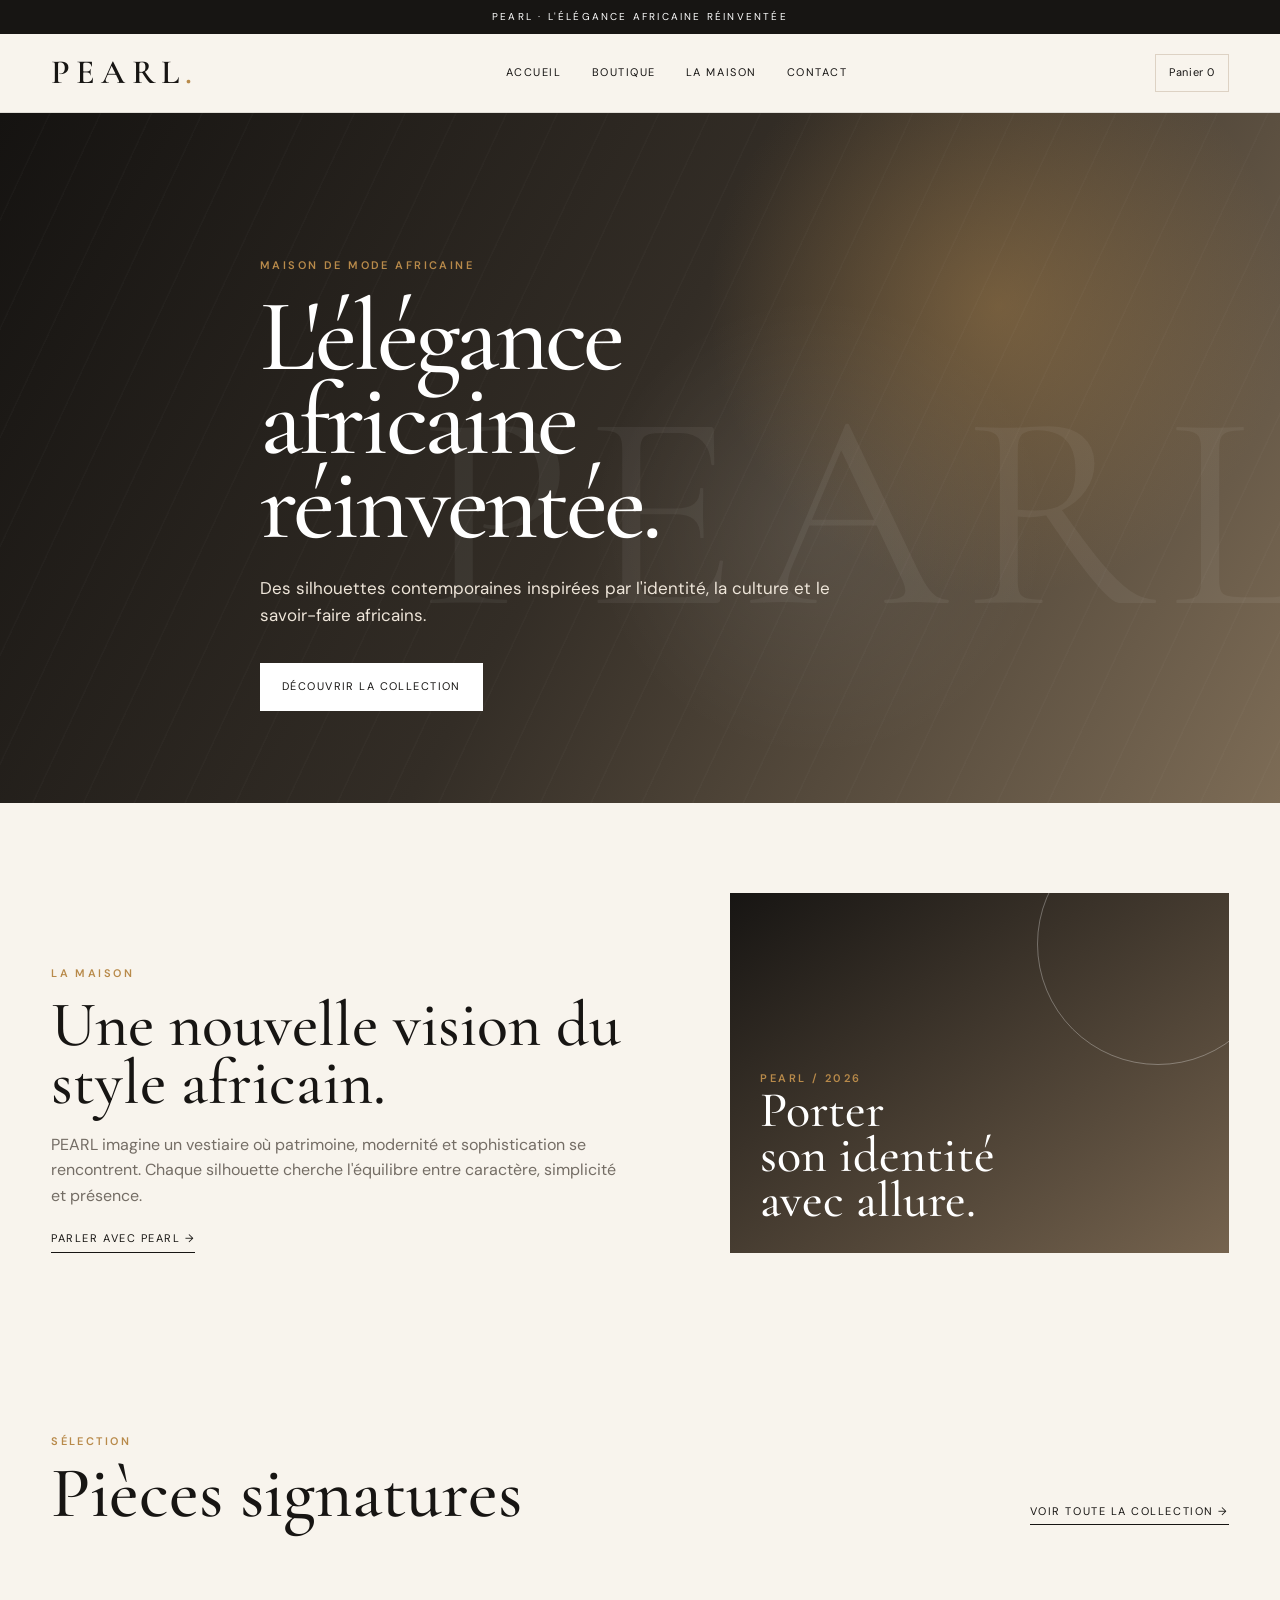
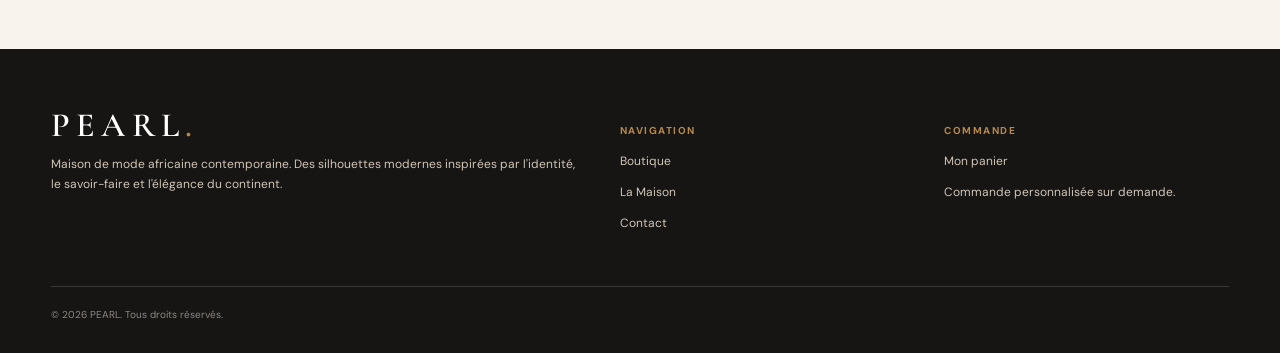
<file: index.html>
<!doctype html>
<html lang="fr">
<head>
<meta charset="utf-8">
<meta name="viewport" content="width=device-width,initial-scale=1">
<meta name="description" content="PEARL — Maison de mode africaine contemporaine.">
<meta name="theme-color" content="#171513">
<title>PEARL — L'élégance africaine réinventée</title>
<link rel="stylesheet" href="style.css">
</head>
<body>
<div class="topbar">PEARL · L'ÉLÉGANCE AFRICAINE RÉINVENTÉE</div>
<header>
  <div class="container nav">
    <a class="logo" href="index.html" aria-label="PEARL accueil">PEARL<span>.</span></a>
    <nav class="navlinks" aria-label="Navigation principale">
      <a href="index.html">Accueil</a>
      <a href="boutique.html">Boutique</a>
      <a href="index.html#maison">La Maison</a>
      <a href="contact.html">Contact</a>
    </nav>
    <div class="nav-actions">
      <button class="icon-btn menu" data-menu aria-label="Ouvrir le menu" aria-expanded="false">☰</button>
      <a class="icon-btn" href="panier.html">Panier <span class="cart-count" data-cart-count>0</span></a>
    </div>
  </div>
</header>
<main>

<section class="hero">
  <div class="container hero-content">
    <div class="eyebrow">Maison de mode africaine</div>
    <h1>L'élégance<br>africaine<br>réinventée.</h1>
    <p class="lead">Des silhouettes contemporaines inspirées par l'identité, la culture et le savoir-faire africains.</p>
    <a class="btn btn-light" href="boutique.html">Découvrir la collection</a>
  </div>
</section>

<section class="section" id="maison">
  <div class="container intro">
    <div class="intro-copy">
      <div class="eyebrow">La Maison</div>
      <h2>Une nouvelle vision du style africain.</h2>
      <p>PEARL imagine un vestiaire où patrimoine, modernité et sophistication se rencontrent. Chaque silhouette cherche l'équilibre entre caractère, simplicité et présence.</p>
      <a class="text-link" href="contact.html">Parler avec PEARL →</a>
    </div>
    <div class="editorial-card">
      <div>
        <div class="eyebrow">PEARL / 2026</div>
        <h3>Porter<br>son identité<br>avec allure.</h3>
      </div>
    </div>
  </div>
</section>

<section class="section">
  <div class="container">
    <div class="section-head">
      <div><div class="eyebrow">Sélection</div><h2>Pièces signatures</h2></div>
      <a class="text-link" href="boutique.html">Voir toute la collection →</a>
    </div>
    <div class="product-grid" data-featured></div>
  </div>
</section>
</main>
<footer>
  <div class="container footer">
    <div>
      <div class="logo">PEARL<span>.</span></div>
      <p>Maison de mode africaine contemporaine. Des silhouettes modernes inspirées par l'identité, le savoir-faire et l'élégance du continent.</p>
    </div>
    <div>
      <h4>Navigation</h4>
      <p><a href="boutique.html">Boutique</a></p>
      <p><a href="index.html#maison">La Maison</a></p>
      <p><a href="contact.html">Contact</a></p>
    </div>
    <div>
      <h4>Commande</h4>
      <p><a href="panier.html">Mon panier</a></p>
      <p>Commande personnalisée sur demande.</p>
    </div>
  </div>
  <div class="container footer-bottom">© 2026 PEARL. Tous droits réservés.</div>
</footer>
<script src="products.js"></script>
<script src="cart.js"></script>
<script src="app.js"></script>
</body>
</html>
</file>
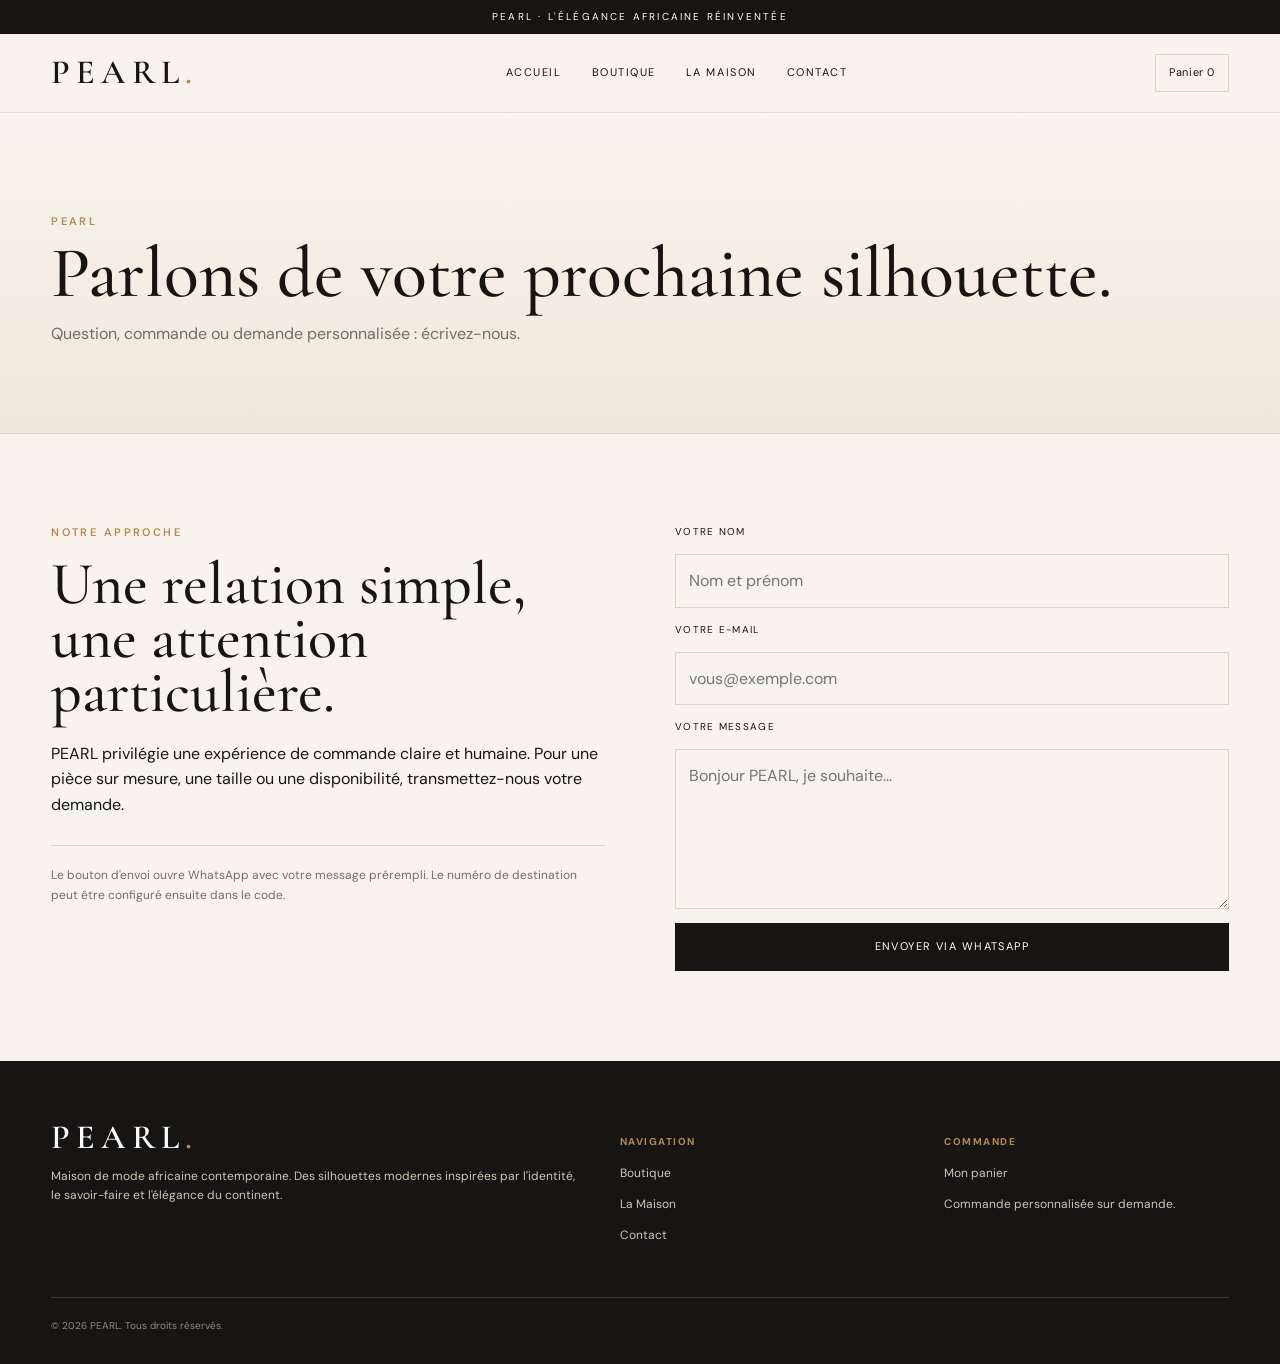
<file: contact.html>
<!doctype html>
<html lang="fr">
<head>
<meta charset="utf-8">
<meta name="viewport" content="width=device-width,initial-scale=1">
<meta name="description" content="PEARL — Maison de mode africaine contemporaine.">
<meta name="theme-color" content="#171513">
<title>Contact — PEARL</title>
<link rel="stylesheet" href="style.css">
</head>
<body>
<div class="topbar">PEARL · L'ÉLÉGANCE AFRICAINE RÉINVENTÉE</div>
<header>
  <div class="container nav">
    <a class="logo" href="index.html" aria-label="PEARL accueil">PEARL<span>.</span></a>
    <nav class="navlinks" aria-label="Navigation principale">
      <a href="index.html">Accueil</a>
      <a href="boutique.html">Boutique</a>
      <a href="index.html#maison">La Maison</a>
      <a href="contact.html">Contact</a>
    </nav>
    <div class="nav-actions">
      <button class="icon-btn menu" data-menu aria-label="Ouvrir le menu" aria-expanded="false">☰</button>
      <a class="icon-btn" href="panier.html">Panier <span class="cart-count" data-cart-count>0</span></a>
    </div>
  </div>
</header>
<main>

<section class="page-hero">
  <div class="container">
    <div class="eyebrow">PEARL</div>
    <h1>Parlons de votre prochaine silhouette.</h1>
    <p>Question, commande ou demande personnalisée : écrivez-nous.</p>
  </div>
</section>
<section class="section">
  <div class="container split">
    <div>
      <div class="eyebrow">Notre approche</div>
      <h2>Une relation simple, une attention particulière.</h2>
      <p>PEARL privilégie une expérience de commande claire et humaine. Pour une pièce sur mesure, une taille ou une disponibilité, transmettez-nous votre demande.</p>
      <div class="contact-note">Le bouton d'envoi ouvre WhatsApp avec votre message prérempli. Le numéro de destination peut être configuré ensuite dans le code.</div>
    </div>
    <form class="contact-form" data-contact-form>
      <label for="name">Votre nom</label>
      <input id="name" name="name" required placeholder="Nom et prénom">
      <label for="email">Votre e-mail</label>
      <input id="email" name="email" type="email" placeholder="vous@exemple.com">
      <label for="message">Votre message</label>
      <textarea id="message" name="message" required placeholder="Bonjour PEARL, je souhaite..."></textarea>
      <button class="btn btn-dark btn-full" type="submit">Envoyer via WhatsApp</button>
    </form>
  </div>
</section>
</main>
<footer>
  <div class="container footer">
    <div>
      <div class="logo">PEARL<span>.</span></div>
      <p>Maison de mode africaine contemporaine. Des silhouettes modernes inspirées par l'identité, le savoir-faire et l'élégance du continent.</p>
    </div>
    <div>
      <h4>Navigation</h4>
      <p><a href="boutique.html">Boutique</a></p>
      <p><a href="index.html#maison">La Maison</a></p>
      <p><a href="contact.html">Contact</a></p>
    </div>
    <div>
      <h4>Commande</h4>
      <p><a href="panier.html">Mon panier</a></p>
      <p>Commande personnalisée sur demande.</p>
    </div>
  </div>
  <div class="container footer-bottom">© 2026 PEARL. Tous droits réservés.</div>
</footer>
<script src="products.js"></script>
<script src="cart.js"></script>
<script src="app.js"></script>
</body>
</html>
</file>
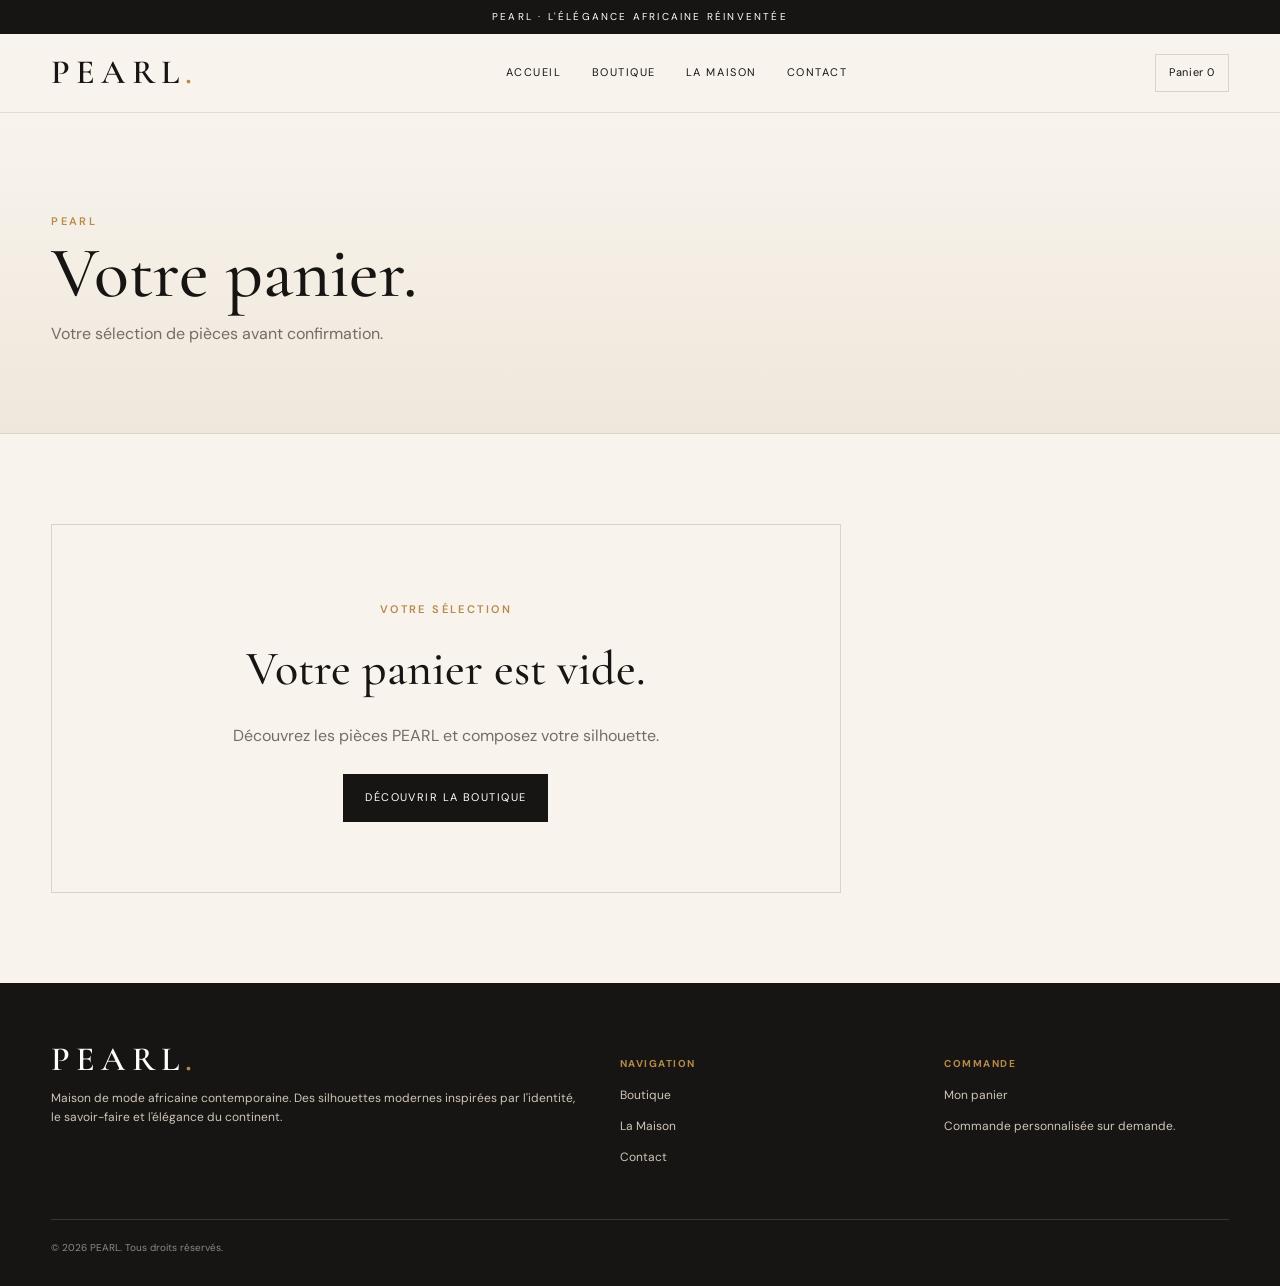
<file: panier.html>
<!doctype html>
<html lang="fr">
<head>
<meta charset="utf-8">
<meta name="viewport" content="width=device-width,initial-scale=1">
<meta name="description" content="PEARL — Maison de mode africaine contemporaine.">
<meta name="theme-color" content="#171513">
<title>Panier — PEARL</title>
<link rel="stylesheet" href="style.css">
</head>
<body>
<div class="topbar">PEARL · L'ÉLÉGANCE AFRICAINE RÉINVENTÉE</div>
<header>
  <div class="container nav">
    <a class="logo" href="index.html" aria-label="PEARL accueil">PEARL<span>.</span></a>
    <nav class="navlinks" aria-label="Navigation principale">
      <a href="index.html">Accueil</a>
      <a href="boutique.html">Boutique</a>
      <a href="index.html#maison">La Maison</a>
      <a href="contact.html">Contact</a>
    </nav>
    <div class="nav-actions">
      <button class="icon-btn menu" data-menu aria-label="Ouvrir le menu" aria-expanded="false">☰</button>
      <a class="icon-btn" href="panier.html">Panier <span class="cart-count" data-cart-count>0</span></a>
    </div>
  </div>
</header>
<main>

<section class="page-hero">
  <div class="container">
    <div class="eyebrow">PEARL</div>
    <h1>Votre panier.</h1>
    <p>Votre sélection de pièces avant confirmation.</p>
  </div>
</section>
<section class="section">
  <div class="container cart-layout">
    <div data-cart-items></div>
    <aside data-cart-summary></aside>
  </div>
</section>
</main>
<footer>
  <div class="container footer">
    <div>
      <div class="logo">PEARL<span>.</span></div>
      <p>Maison de mode africaine contemporaine. Des silhouettes modernes inspirées par l'identité, le savoir-faire et l'élégance du continent.</p>
    </div>
    <div>
      <h4>Navigation</h4>
      <p><a href="boutique.html">Boutique</a></p>
      <p><a href="index.html#maison">La Maison</a></p>
      <p><a href="contact.html">Contact</a></p>
    </div>
    <div>
      <h4>Commande</h4>
      <p><a href="panier.html">Mon panier</a></p>
      <p>Commande personnalisée sur demande.</p>
    </div>
  </div>
  <div class="container footer-bottom">© 2026 PEARL. Tous droits réservés.</div>
</footer>
<script src="products.js"></script>
<script src="cart.js"></script>
<script src="app.js"></script>
</body>
</html>
</file>
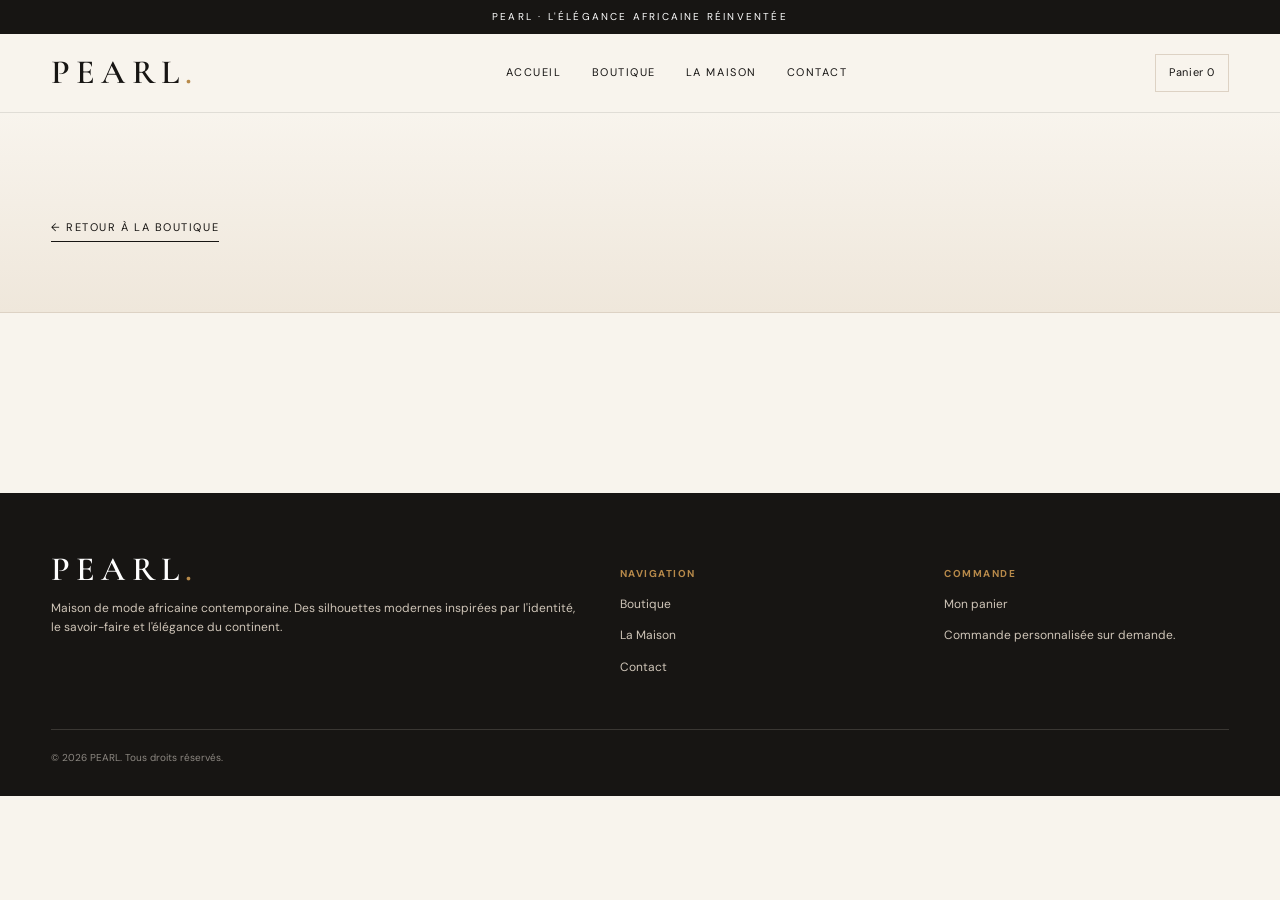
<file: produit.html>
<!doctype html>
<html lang="fr">
<head>
<meta charset="utf-8">
<meta name="viewport" content="width=device-width,initial-scale=1">
<meta name="description" content="PEARL — Maison de mode africaine contemporaine.">
<meta name="theme-color" content="#171513">
<title>Produit — PEARL</title>
<link rel="stylesheet" href="style.css">
</head>
<body>
<div class="topbar">PEARL · L'ÉLÉGANCE AFRICAINE RÉINVENTÉE</div>
<header>
  <div class="container nav">
    <a class="logo" href="index.html" aria-label="PEARL accueil">PEARL<span>.</span></a>
    <nav class="navlinks" aria-label="Navigation principale">
      <a href="index.html">Accueil</a>
      <a href="boutique.html">Boutique</a>
      <a href="index.html#maison">La Maison</a>
      <a href="contact.html">Contact</a>
    </nav>
    <div class="nav-actions">
      <button class="icon-btn menu" data-menu aria-label="Ouvrir le menu" aria-expanded="false">☰</button>
      <a class="icon-btn" href="panier.html">Panier <span class="cart-count" data-cart-count>0</span></a>
    </div>
  </div>
</header>
<main>

<section class="page-hero">
  <div class="container"><a class="text-link" href="boutique.html">← Retour à la boutique</a></div>
</section>
<section class="section">
  <div class="container product-layout" data-product-detail></div>
</section>
</main>
<footer>
  <div class="container footer">
    <div>
      <div class="logo">PEARL<span>.</span></div>
      <p>Maison de mode africaine contemporaine. Des silhouettes modernes inspirées par l'identité, le savoir-faire et l'élégance du continent.</p>
    </div>
    <div>
      <h4>Navigation</h4>
      <p><a href="boutique.html">Boutique</a></p>
      <p><a href="index.html#maison">La Maison</a></p>
      <p><a href="contact.html">Contact</a></p>
    </div>
    <div>
      <h4>Commande</h4>
      <p><a href="panier.html">Mon panier</a></p>
      <p>Commande personnalisée sur demande.</p>
    </div>
  </div>
  <div class="container footer-bottom">© 2026 PEARL. Tous droits réservés.</div>
</footer>
<script src="products.js"></script>
<script src="cart.js"></script>
<script src="app.js"></script>
</body>
</html>
</file>
<file: style.css>
@import url('https://fonts.googleapis.com/css2?family=Cormorant+Garamond:wght@500;600;700&family=DM+Sans:wght@400;500;600&display=swap');

:root{
  --ink:#171513; --paper:#f8f4ed; --cream:#f2eadf; --gold:#b88a4a;
  --line:#ddd2c4; --muted:#746d65; --white:#fffdf9;
}
*{box-sizing:border-box}
html{scroll-behavior:smooth}
body{margin:0;background:var(--paper);color:var(--ink);font-family:"DM Sans",Arial,sans-serif;line-height:1.6}
img{max-width:100%;display:block}
a{color:inherit;text-decoration:none}
button,input,select,textarea{font:inherit}
button{cursor:pointer}
.container{width:min(1180px,92%);margin-inline:auto}
.topbar{background:var(--ink);color:#fff;padding:9px 16px;text-align:center;font-size:10px;letter-spacing:.22em;text-transform:uppercase}
header{position:sticky;top:0;z-index:50;background:rgba(248,244,237,.94);backdrop-filter:blur(14px);border-bottom:1px solid rgba(23,21,19,.1)}
.nav{height:78px;display:flex;align-items:center;justify-content:space-between;gap:30px}
.logo{font-family:"Cormorant Garamond",Georgia,serif;font-size:34px;font-weight:600;letter-spacing:.18em;line-height:1}
.logo span{color:var(--gold)}
.navlinks{display:flex;align-items:center;gap:30px;font-size:11px;text-transform:uppercase;letter-spacing:.14em}
.navlinks a{position:relative;padding:8px 0}
.navlinks a:after{content:"";position:absolute;left:0;bottom:0;width:0;height:1px;background:var(--gold);transition:.3s}
.navlinks a:hover:after{width:100%}
.nav-actions{display:flex;align-items:center;gap:9px}
.icon-btn{border:1px solid var(--line);background:transparent;padding:9px 13px;font-size:11px;letter-spacing:.05em}
.menu{display:none}
.hero{min-height:690px;position:relative;display:flex;align-items:flex-end;overflow:hidden;background:
  radial-gradient(circle at 78% 28%,rgba(184,138,74,.38),transparent 26%),
  radial-gradient(circle at 64% 60%,rgba(255,255,255,.08),transparent 25%),
  linear-gradient(120deg,#151311 0%,#332d26 48%,#7d6c56 100%);color:white}
.hero:before{content:"";position:absolute;inset:0;opacity:.22;background:
  repeating-linear-gradient(115deg,transparent 0 44px,rgba(255,255,255,.09) 45px 46px)}
.hero:after{content:"PEARL";position:absolute;right:-4vw;bottom:7vh;font-family:"Cormorant Garamond",serif;font-size:clamp(120px,22vw,320px);letter-spacing:.05em;color:rgba(255,255,255,.055);pointer-events:none}
.hero-content{position:relative;z-index:2;padding:100px 0 92px;max-width:760px}
.eyebrow,.kicker{font-size:11px;letter-spacing:.22em;text-transform:uppercase;color:var(--gold);font-weight:600}
.hero h1{font-family:"Cormorant Garamond",Georgia,serif;font-size:clamp(62px,8vw,108px);line-height:.82;font-weight:500;letter-spacing:-.035em;margin:20px 0 28px;max-width:800px}
.lead{font-size:17px;max-width:610px;color:#eee5d9;margin-bottom:34px}
.btn{display:inline-flex;align-items:center;justify-content:center;border:1px solid var(--ink);background:var(--ink);color:white;padding:13px 21px;min-height:48px;font-size:11px;text-transform:uppercase;letter-spacing:.13em;transition:.25s}
.btn:hover{transform:translateY(-2px)}
.btn-gold{background:var(--gold);border-color:var(--gold)}
.btn-light{background:white;color:var(--ink);border-color:white}
.btn-ghost{background:transparent;color:var(--ink);border-color:var(--line)}
.btn-full{width:100%}
.section{padding:90px 0}
.section-head{display:flex;justify-content:space-between;align-items:end;gap:30px;margin-bottom:34px}
.section-head h2,.page-hero h1{font-family:"Cormorant Garamond",Georgia,serif;font-size:clamp(44px,6vw,72px);font-weight:500;line-height:.9;margin:10px 0 0}
.text-link{display:inline-block;font-size:11px;text-transform:uppercase;letter-spacing:.14em;border-bottom:1px solid var(--ink);padding-bottom:4px}
.intro{display:grid;grid-template-columns:1.1fr .9fr;gap:70px;align-items:end}
.intro-copy h2{font-family:"Cormorant Garamond",serif;font-size:clamp(46px,5vw,70px);font-weight:500;line-height:.9;margin:14px 0 20px}
.intro-copy p{color:var(--muted);max-width:570px}
.editorial-card{min-height:360px;background:linear-gradient(145deg,#171513,#75634e);position:relative;overflow:hidden;padding:30px;display:flex;align-items:flex-end;color:white}
.editorial-card:before{content:"";position:absolute;width:240px;height:240px;border:1px solid rgba(255,255,255,.3);border-radius:50%;top:-70px;right:-50px}
.editorial-card h3{font-family:"Cormorant Garamond",serif;font-size:50px;font-weight:500;line-height:.9;margin:0;position:relative}
.product-grid{display:grid;grid-template-columns:repeat(4,1fr);gap:24px}
.product-card{min-width:0}
.product-visual{display:block;position:relative;background:#e9e1d6;aspect-ratio:4/5;overflow:hidden}
.product-visual img{width:100%;height:100%;object-fit:cover;transition:transform .55s ease}
.product-card:hover .product-visual img{transform:scale(1.035)}
.product-badge{position:absolute;z-index:2;top:14px;left:14px;background:var(--white);padding:7px 10px;font-size:9px;text-transform:uppercase;letter-spacing:.13em}
.product-info{padding:14px 2px 4px}
.product-meta{color:var(--muted);font-size:10px;text-transform:uppercase;letter-spacing:.14em}
.product-info h3{font-family:"Cormorant Garamond",serif;font-size:26px;font-weight:600;line-height:1.05;margin:7px 0 10px}
.product-bottom{display:flex;align-items:center;justify-content:space-between}
.product-bottom strong{font-size:12px}
.quick-add{width:34px;height:34px;border:1px solid var(--line);background:transparent;font-size:20px;line-height:1}
.page-hero{padding:100px 0 70px;border-bottom:1px solid var(--line);background:linear-gradient(180deg,#f8f4ed,#efe7db)}
.page-hero p{color:var(--muted);max-width:620px}
.filters-bar{display:flex;align-items:center;justify-content:space-between;gap:20px;margin-bottom:30px;flex-wrap:wrap}
.filters{display:flex;gap:8px;flex-wrap:wrap}
.filter{border:1px solid var(--line);background:transparent;padding:10px 15px;font-size:10px;text-transform:uppercase;letter-spacing:.12em}
.filter.active,.filter:hover{background:var(--ink);color:white;border-color:var(--ink)}
.search{border:1px solid var(--line);background:transparent;padding:11px 14px;min-width:250px;outline:none}
.search:focus{border-color:var(--ink)}
.product-layout{display:grid;grid-template-columns:1.05fr .95fr;gap:70px;align-items:start}
.product-detail-image{background:#e9e1d6;aspect-ratio:4/5;overflow:hidden}
.product-detail-image img{width:100%;height:100%;object-fit:cover}
.product-detail-copy{padding-top:20px}
.product-detail-copy h1{font-family:"Cormorant Garamond",serif;font-size:clamp(52px,6vw,82px);font-weight:500;line-height:.9;margin:15px 0}
.detail-price{font-size:16px;margin-bottom:28px}
.detail-description{color:var(--muted);max-width:560px}
.option-block{margin-top:25px}
.option-block label{display:block;font-size:10px;text-transform:uppercase;letter-spacing:.13em;margin-bottom:8px}
.option-block select{width:100%;padding:13px;border:1px solid var(--line);background:transparent}
.detail-actions{display:grid;gap:10px;margin-top:30px}
.product-promise{display:flex;gap:16px;border-top:1px solid var(--line);padding:18px 0}
.product-promise span{font-family:"Cormorant Garamond",serif;font-size:24px;color:var(--gold)}
.product-promise strong{font-size:12px;text-transform:uppercase;letter-spacing:.08em}
.product-promise p{margin:4px 0 0;color:var(--muted);font-size:12px}
.cart-layout{display:grid;grid-template-columns:1.4fr .6fr;gap:50px;align-items:start}
.cart-item{display:grid;grid-template-columns:110px 1fr auto auto;gap:18px;align-items:center;border-top:1px solid var(--line);padding:18px 0}
.cart-thumb{width:110px;aspect-ratio:1;overflow:hidden;background:#e9e1d6}
.cart-thumb img{width:100%;height:100%;object-fit:cover}
.cart-item h3{font-family:"Cormorant Garamond",serif;font-size:25px;margin:4px 0}
.cart-item p{margin:0 0 8px;color:var(--muted);font-size:12px}
.qty{display:flex;align-items:center;border:1px solid var(--line)}
.qty button{border:0;background:transparent;width:32px;height:34px}
.qty span{min-width:28px;text-align:center;font-size:12px}
.remove{border:0;background:transparent;text-decoration:underline;color:var(--muted);font-size:10px}
.summary-card{position:sticky;top:110px;background:#eee5d9;padding:28px}
.summary-card h2{font-family:"Cormorant Garamond",serif;font-size:38px;font-weight:500;margin:8px 0 24px}
.summary-line{display:flex;justify-content:space-between;border-top:1px solid rgba(23,21,19,.15);padding:16px 0}
.summary-note{font-size:11px;color:var(--muted);margin:0 0 20px}
.empty-state{text-align:center;padding:70px 20px;border:1px solid var(--line)}
.empty-state h2{font-family:"Cormorant Garamond",serif;font-size:48px;font-weight:500;margin:10px 0}
.empty-state p{color:var(--muted);margin-bottom:25px}
.split{display:grid;grid-template-columns:1fr 1fr;gap:70px}
.split h2{font-family:"Cormorant Garamond",serif;font-size:60px;line-height:.9;font-weight:500;margin:15px 0 22px}
.contact-form{display:grid;gap:14px}
.contact-form label{font-size:10px;text-transform:uppercase;letter-spacing:.13em}
.contact-form input,.contact-form textarea{width:100%;border:1px solid var(--line);background:transparent;padding:13px;outline:none}
.contact-form textarea{min-height:160px;resize:vertical}
.contact-note{border-top:1px solid var(--line);margin-top:28px;padding-top:20px;color:var(--muted);font-size:12px}
footer{background:var(--ink);color:white;padding:60px 0 30px}
.footer{display:grid;grid-template-columns:1.3fr .7fr .7fr;gap:40px}
.footer p,.footer a{color:#cfc5b8;font-size:12px}
.footer h4{font-size:10px;letter-spacing:.15em;text-transform:uppercase;color:var(--gold)}
.footer-bottom{border-top:1px solid #3a3733;margin-top:40px;padding-top:20px;color:#8d8882;font-size:10px}
.toast{position:fixed;right:22px;bottom:22px;z-index:100;background:var(--ink);color:white;padding:13px 18px;font-size:11px;transform:translateY(20px);opacity:0;pointer-events:none;transition:.3s}
.toast.show{transform:translateY(0);opacity:1}
.reveal{opacity:0;transform:translateY(12px);transition:.5s ease}
.reveal.is-visible{opacity:1;transform:none}
.empty-search{grid-column:1/-1;padding:50px 0;text-align:center}
.empty-search h2{font-family:"Cormorant Garamond",serif;font-size:42px;font-weight:500;margin:0}
@media(max-width:900px){
  .nav{height:68px}.navlinks{gap:18px}.product-grid{grid-template-columns:repeat(2,1fr)}
  .intro,.split,.product-layout,.cart-layout{grid-template-columns:1fr;gap:35px}
  .hero{min-height:620px}.hero-content{padding:80px 0}.section{padding:65px 0}
  .footer{grid-template-columns:1fr 1fr}
}
@media(max-width:680px){
  .topbar{font-size:8px;letter-spacing:.14em}.navlinks{display:none;position:absolute;left:4%;right:4%;top:68px;background:var(--paper);border:1px solid var(--line);padding:15px;flex-direction:column;align-items:flex-start;gap:4px}
  .navlinks.open{display:flex}.menu{display:block}.nav-actions .icon-btn{font-size:10px}
  .hero{min-height:590px}.hero h1{font-size:64px}.lead{font-size:14px}
  .section-head{display:block}.section-head .text-link{margin-top:15px}.product-grid{gap:16px}
  .product-info h3{font-size:22px}.filters-bar{align-items:stretch}.search{width:100%;min-width:0}
  .cart-item{grid-template-columns:80px 1fr;gap:12px}.cart-thumb{width:80px;grid-row:span 2}.qty{justify-self:start}.remove{justify-self:end}
  .footer{grid-template-columns:1fr}.split h2{font-size:50px}
}
</file>
